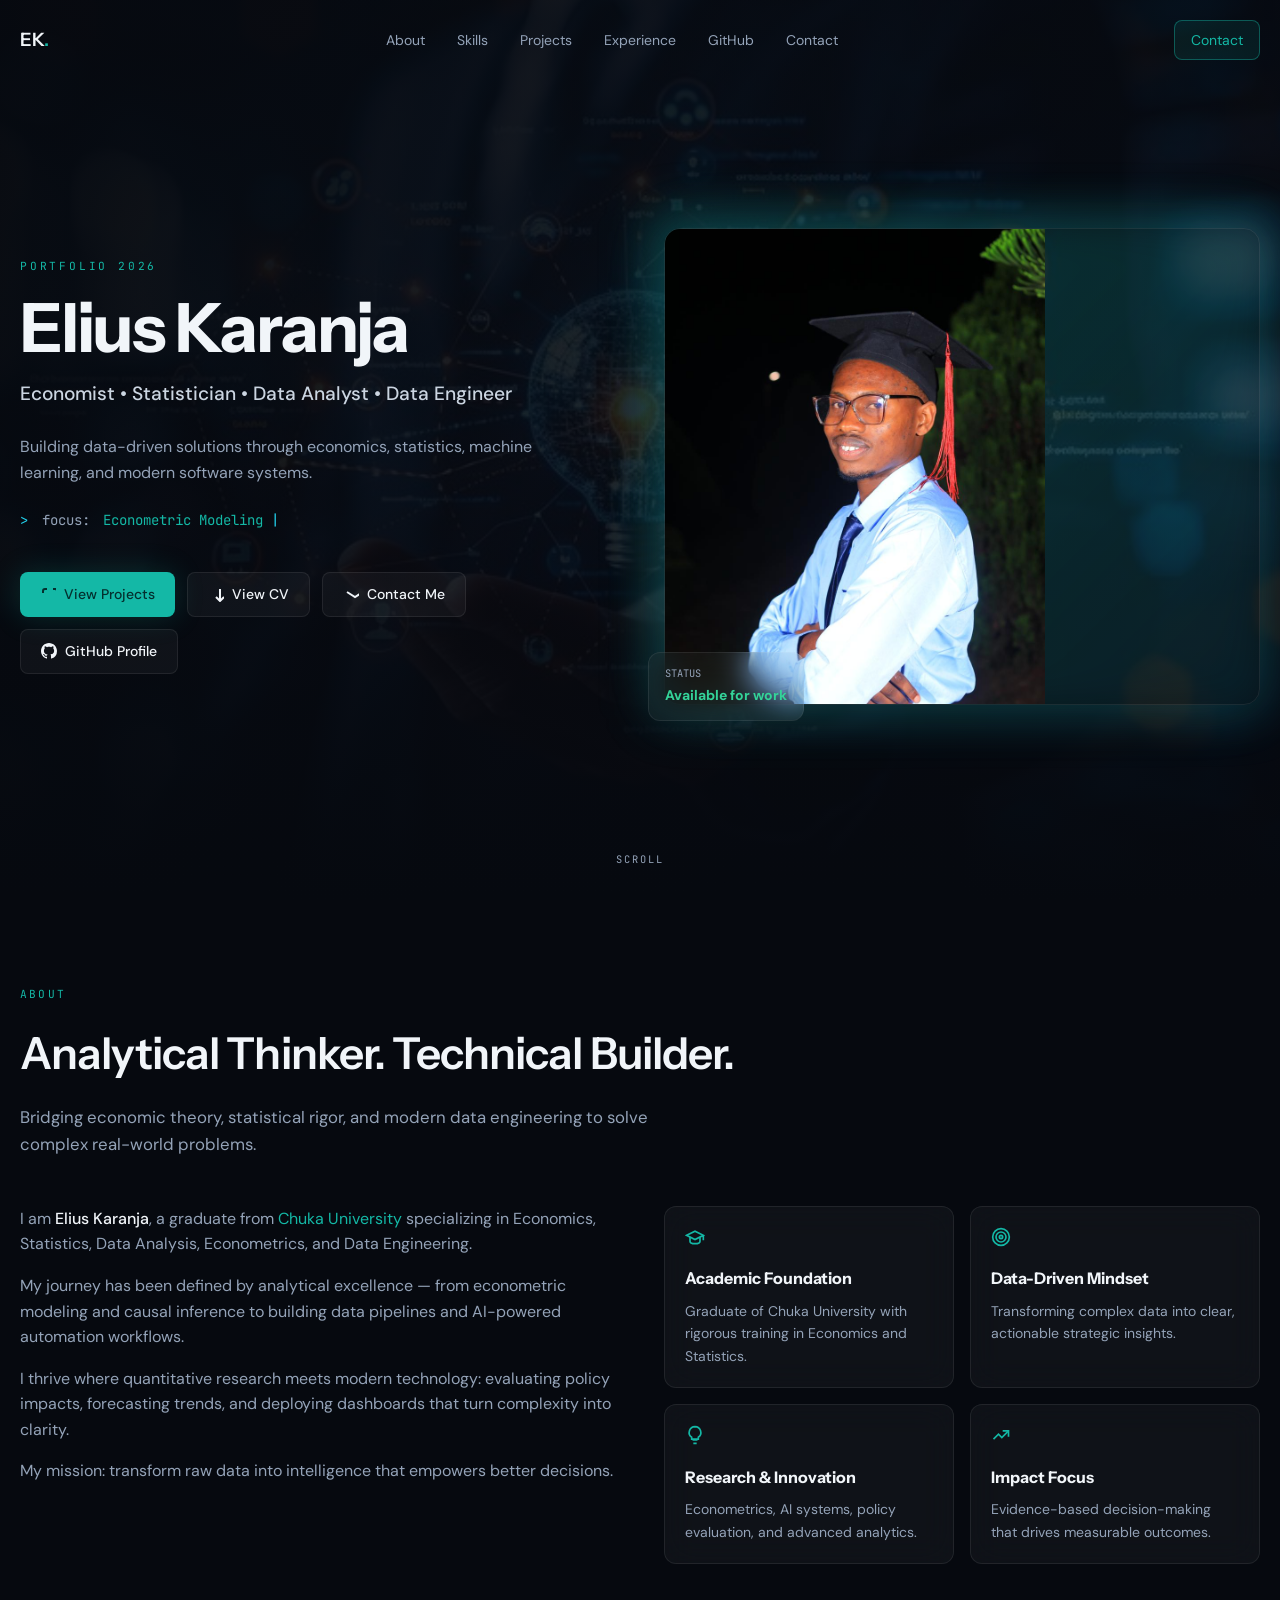
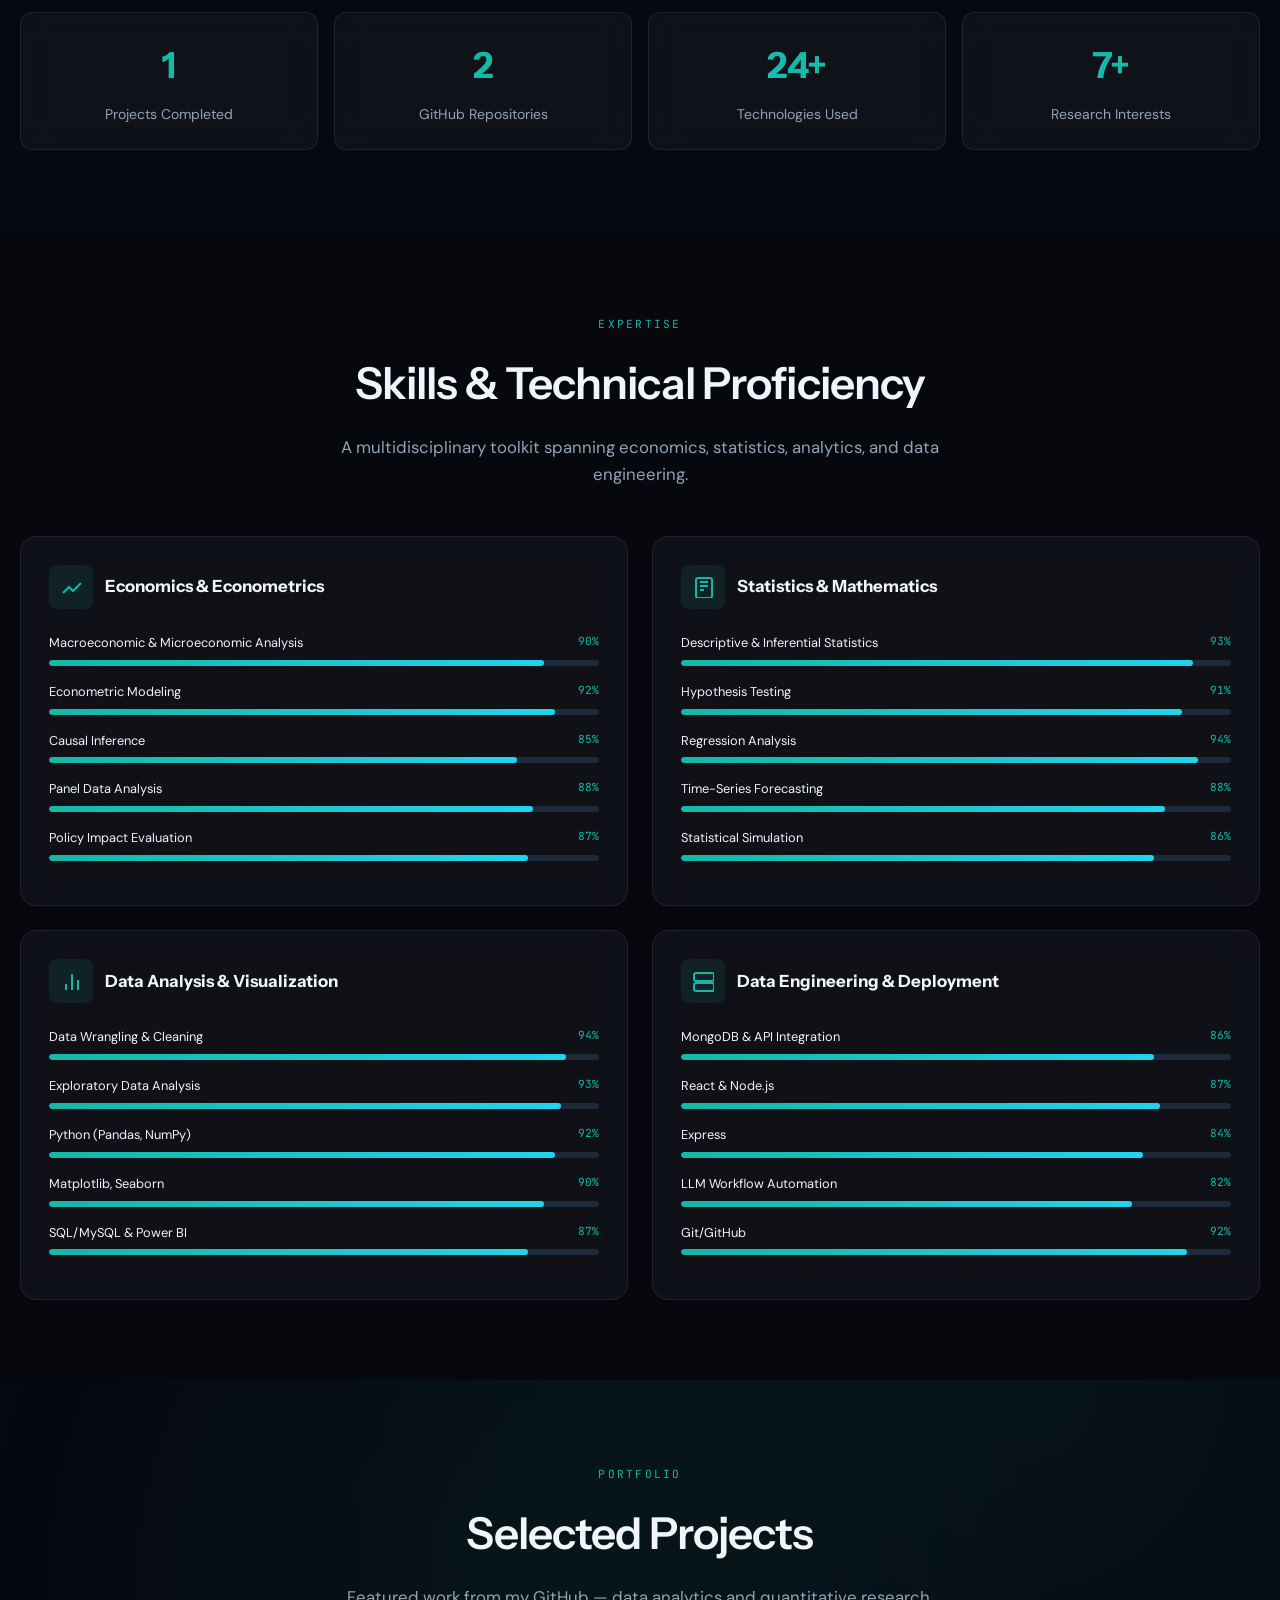
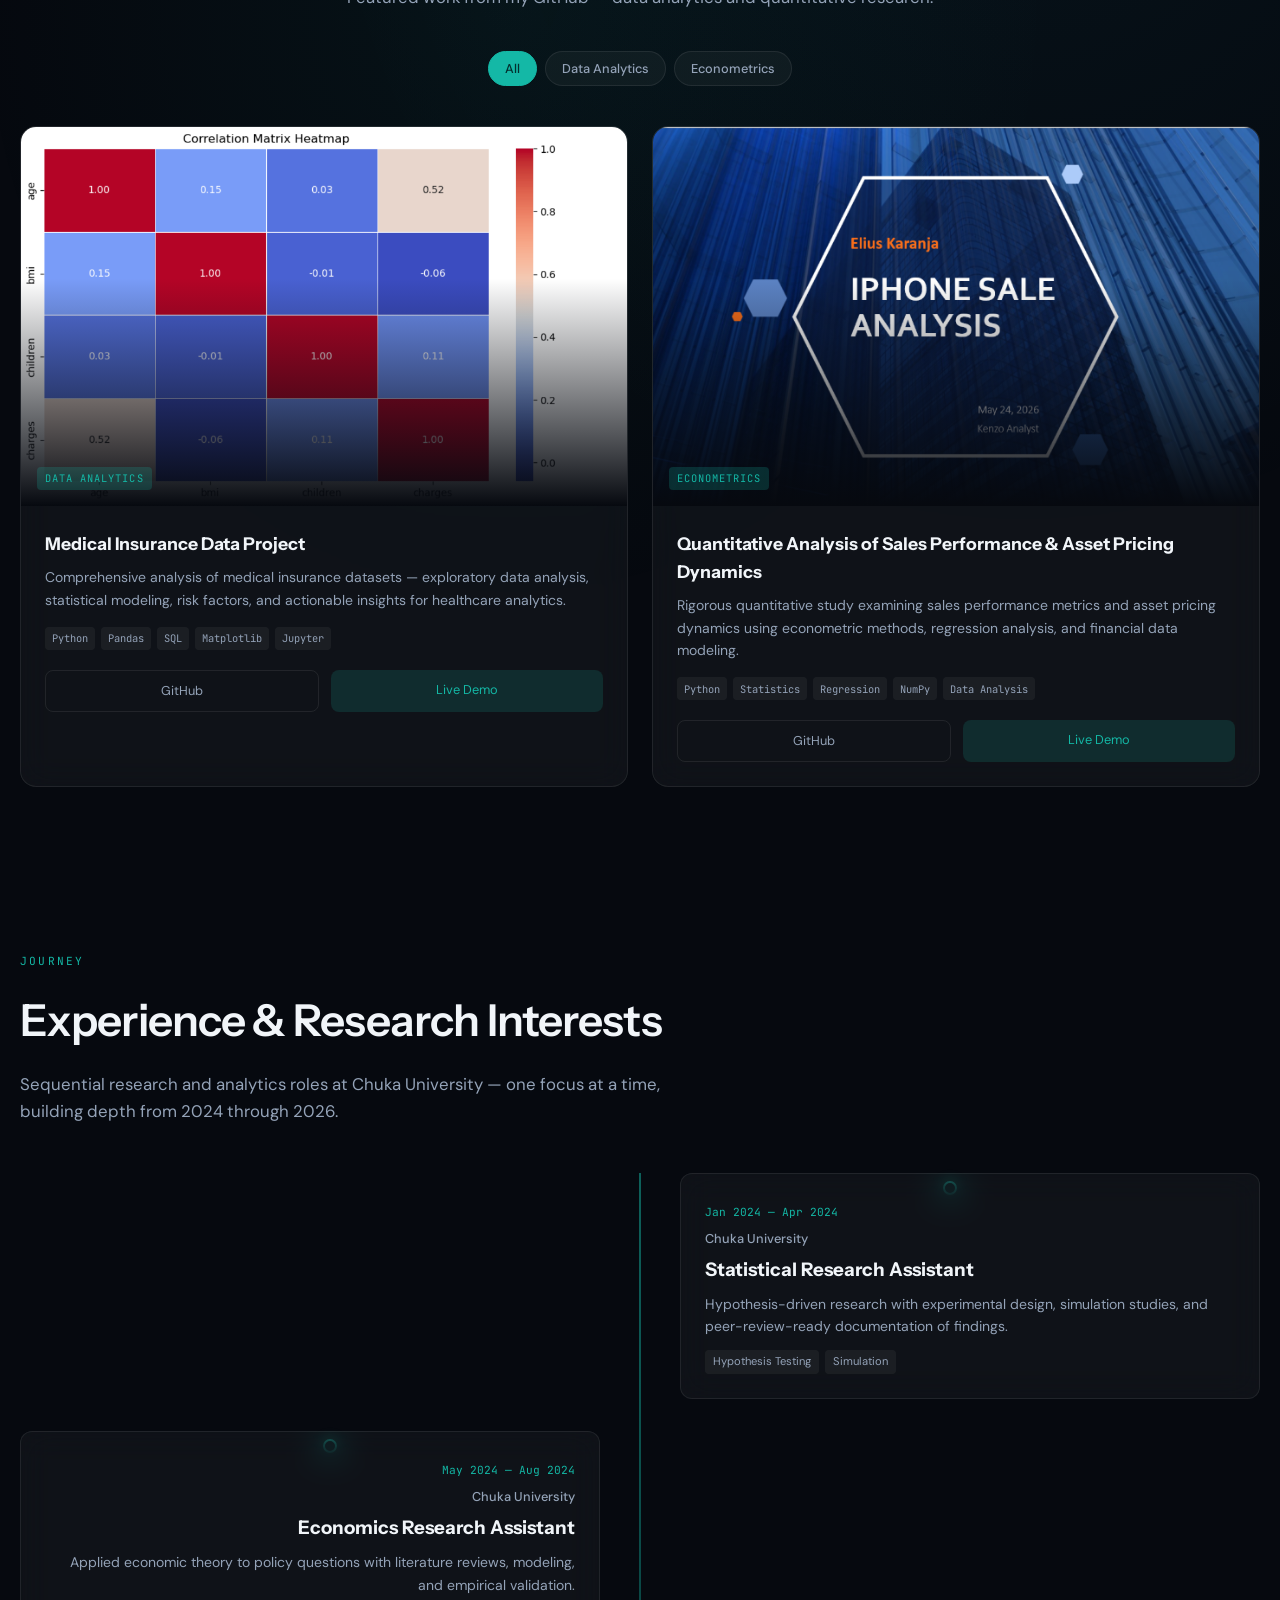
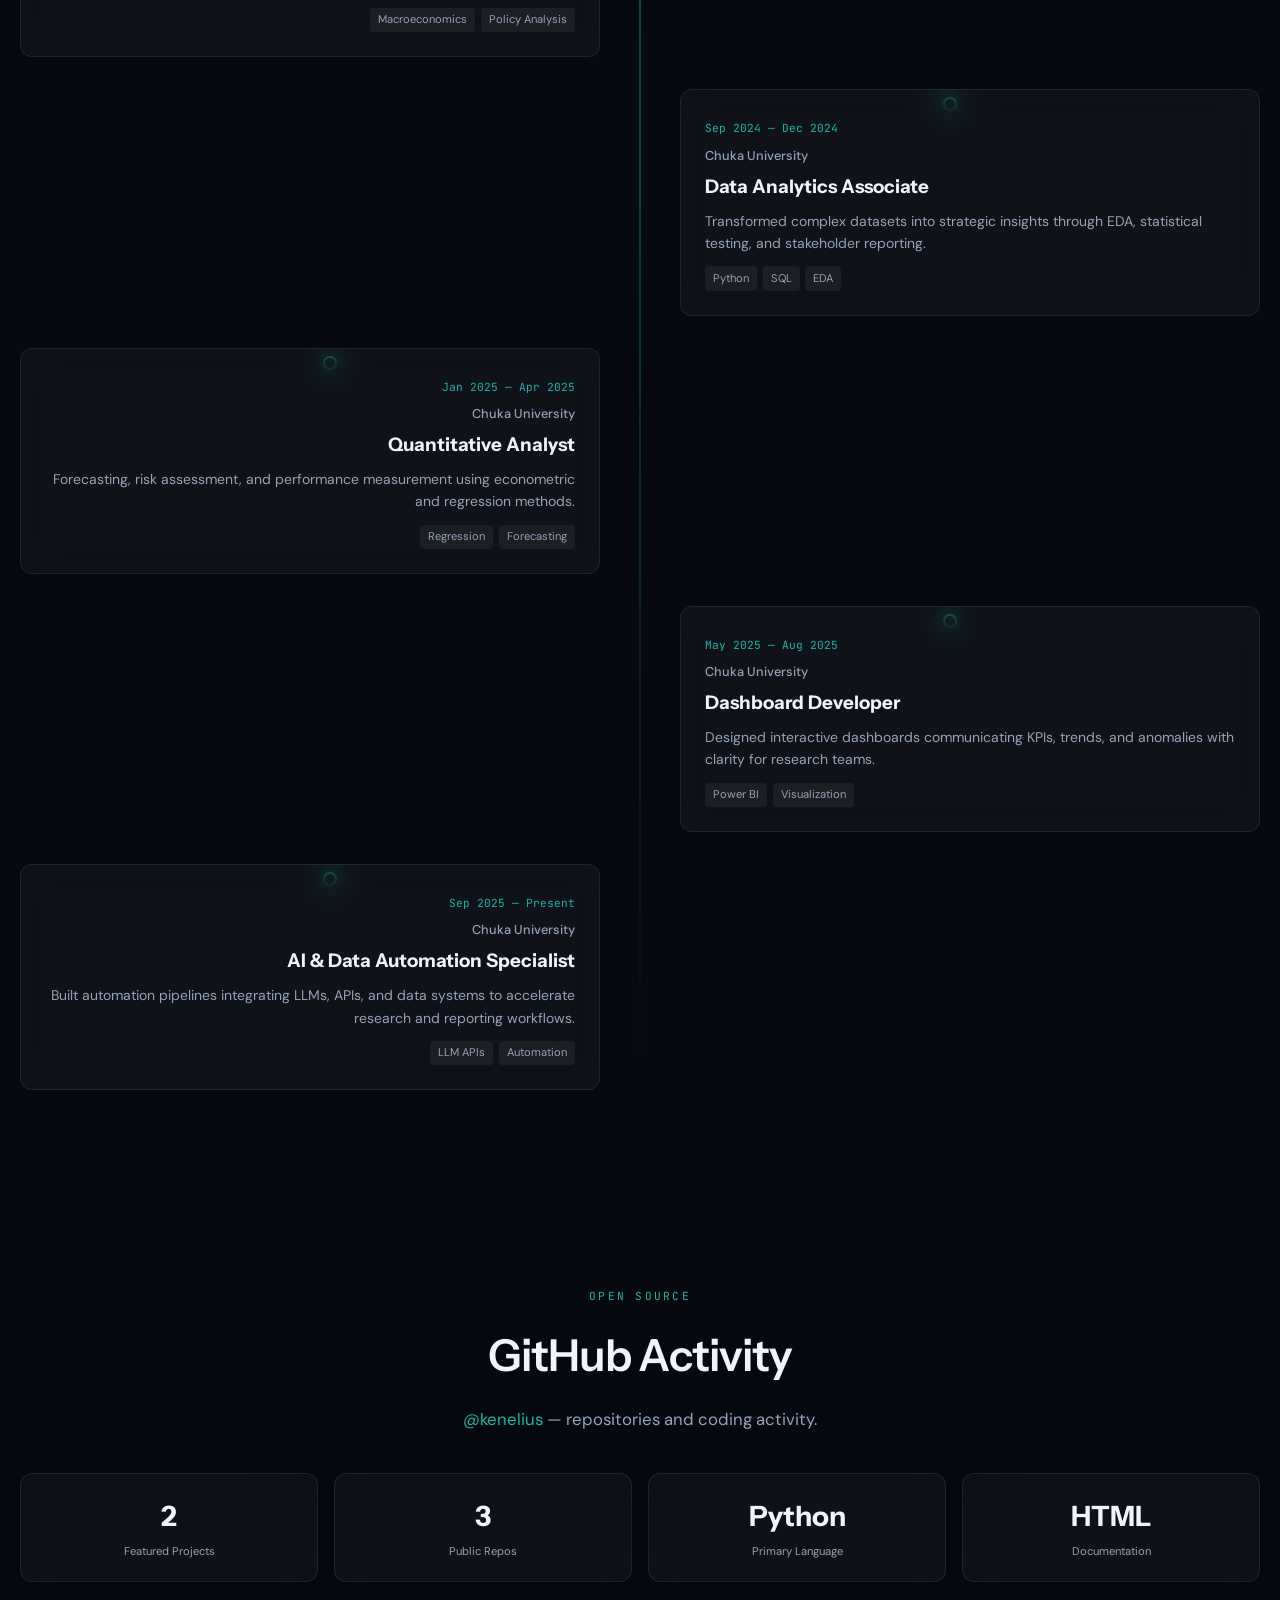
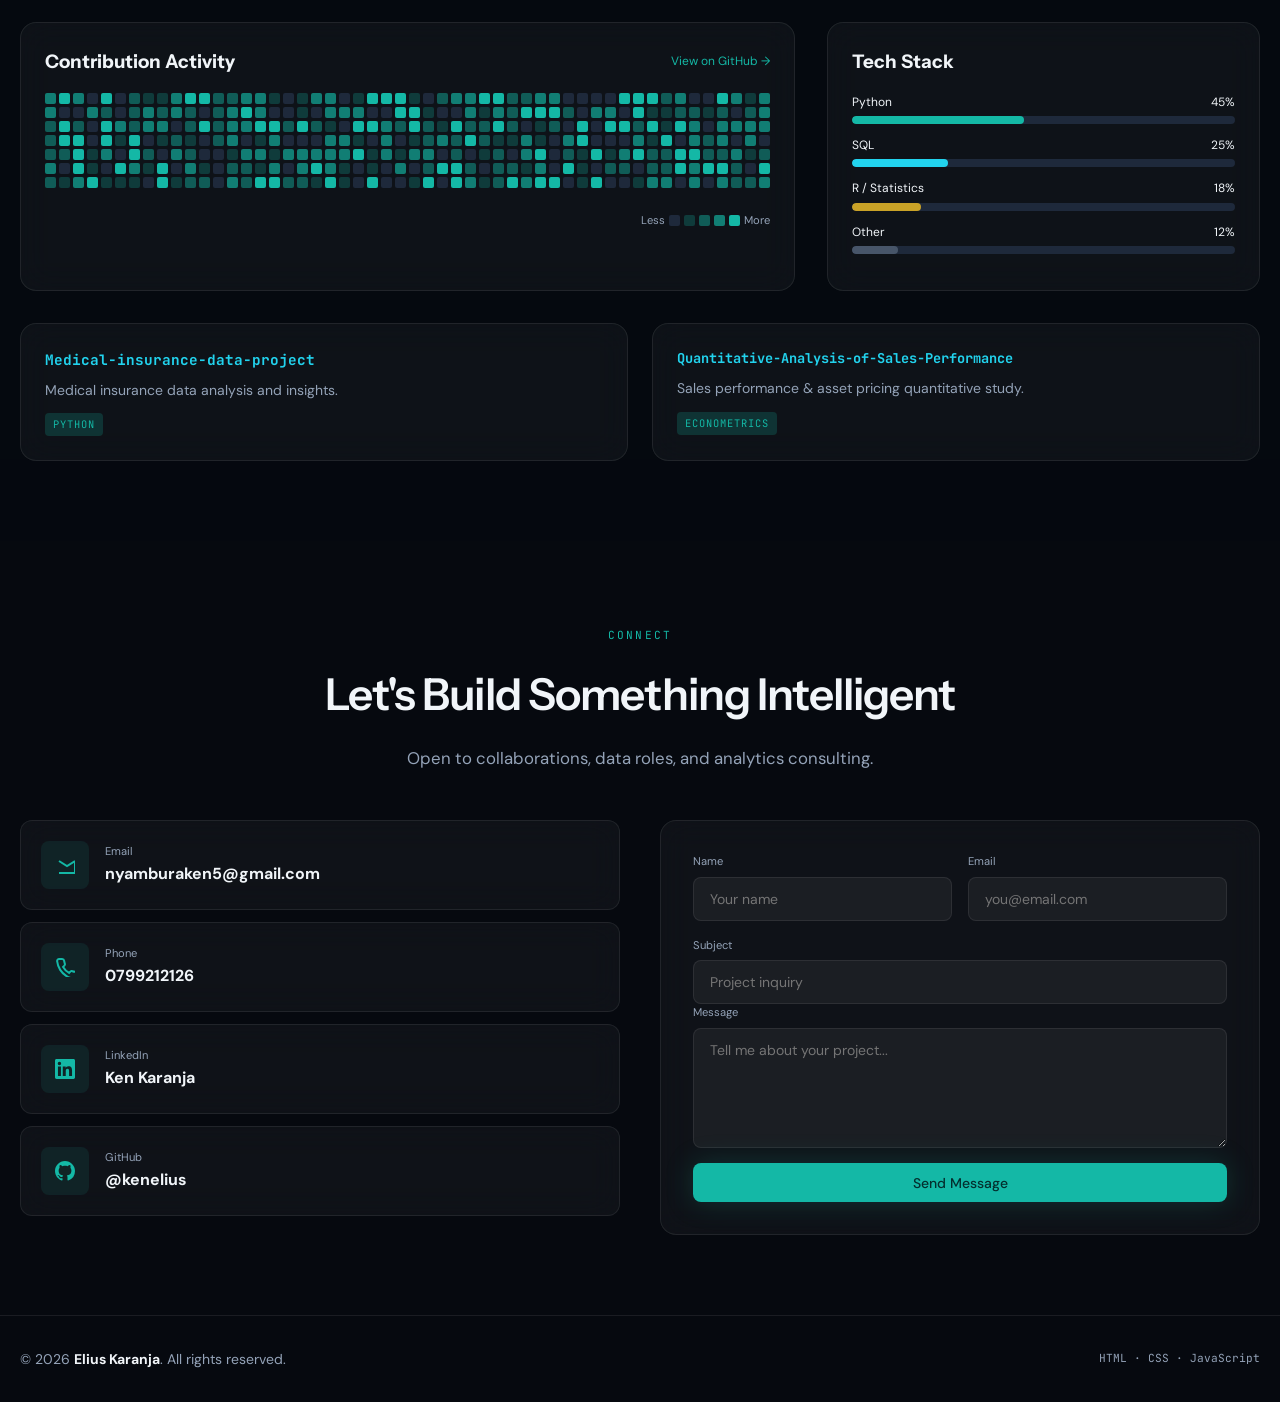
<file: index.html>
<!DOCTYPE html>
<html lang="en">
<head>
  <meta charset="UTF-8" />
  <meta name="viewport" content="width=device-width, initial-scale=1.0" />
  <meta name="description" content="Elius Karanja — Economist, Statistician, Data Analyst & Data Engineer. Graduate of Chuka University." />
  <title>Elius Karanja | Economist & Data Engineer</title>
  <link rel="icon" href="assets/favicon.svg" type="image/svg+xml" />
  <link rel="preconnect" href="https://fonts.googleapis.com" />
  <link rel="preconnect" href="https://fonts.gstatic.com" crossorigin />
  <link href="https://fonts.googleapis.com/css2?family=DM+Sans:opsz,wght@9..40,400;9..40,500;9..40,600;9..40,700&family=Instrument+Sans:wght@500;600;700&family=JetBrains+Mono:wght@400;500&display=swap" rel="stylesheet" />
  <link rel="stylesheet" href="css/styles.css" />
</head>
<body>
  <!-- Loader -->
  <div id="loader" class="loader" aria-hidden="true">
    <div class="loader-ring" aria-label="Loading"></div>
    <p style="margin-top:1.5rem;font-family:var(--font-display);">Elius Karanja</p>
    <p style="font-family:var(--font-mono);font-size:0.75rem;color:var(--text-muted);margin-top:0.5rem;">Initializing portfolio...</p>
    <div class="loader-bar"></div>
  </div>

  <canvas id="particles" aria-hidden="true"></canvas>

  <!-- Navbar -->
  <header id="navbar" class="navbar">
    <div class="container nav-inner">
      <a href="#" class="logo">EK<span>.</span></a>
      <nav class="nav-links" aria-label="Main navigation">
        <a href="#about">About</a>
        <a href="#skills">Skills</a>
        <a href="#projects">Projects</a>
        <a href="#experience">Experience</a>
        <a href="#github">GitHub</a>
        <a href="#contact">Contact</a>
      </nav>
      <a href="#contact" class="nav-cta">Contact</a>
      <button type="button" id="menuBtn" class="menu-btn" aria-label="Open menu" aria-expanded="false">
        <svg width="24" height="24" fill="none" stroke="currentColor" stroke-width="2"><path d="M4 6h16M4 12h16M4 18h16"/></svg>
      </button>
    </div>
    <nav id="mobileMenu" class="mobile-menu container" aria-label="Mobile navigation">
      <a href="#about">About</a>
      <a href="#skills">Skills</a>
      <a href="#projects">Projects</a>
      <a href="#experience">Experience</a>
      <a href="#github">GitHub</a>
      <a href="#contact">Contact Me</a>
    </nav>
  </header>

  <main>
    <!-- Hero -->
    <section id="hero" class="hero" aria-label="Introduction">
      <div class="hero-bg" aria-hidden="true">
        <div class="hero-bg-slide" style="background-image:url('assets/background1.jpeg')"></div>
        <div class="hero-bg-slide" style="background-image:url('assets/background2.jpeg')"></div>
      </div>
      <div class="hero-overlay" aria-hidden="true"></div>
      <div class="mesh-bg" aria-hidden="true"></div>

      <div class="container hero-grid">
        <div class="hero-content reveal">
          <p class="hero-label">Portfolio 2026</p>
          <h1>Elius Karanja</h1>
          <p class="hero-role">Economist • Statistician • Data Analyst • Data Engineer</p>
          <p class="hero-tagline">Building data-driven solutions through economics, statistics, machine learning, and modern software systems.</p>
          <div class="typing-line">
            <span class="prompt">&gt;</span>
            <span style="color:var(--text-muted);margin:0 0.35rem;">focus:</span>
            <span id="typingText" style="color:var(--accent);"></span>
            <span class="cursor">|</span>
          </div>
          <div class="hero-ctas">
            <a href="#projects" class="btn btn-primary">
              <svg width="16" height="16" fill="none" stroke="currentColor" stroke-width="2"><path d="M3 7V5a2 2 0 012-2h2M17 7V5a2 2 0 00-2-2h-2M3 17v2a2 2 0 002 2h2M17 17v2a2 2 0 01-2 2h-2"/></svg>
              View Projects
            </a>
            <a href="assets/Elius-Karanja-CV.html" class="btn btn-glass" data-cv-download download="Elius-Karanja-CV.html">
              <svg width="16" height="16" fill="none" stroke="currentColor" stroke-width="2"><path d="M12 3v12M8 11l4 4 4-4M4 21h16"/></svg>
              View CV
            </a>
            <a href="#contact" class="btn btn-glass">
              <svg width="16" height="16" fill="none" stroke="currentColor" stroke-width="2"><path d="M4 6l8 5 8-5M4 18h16V6"/></svg>
              Contact Me
            </a>
            <a href="https://github.com/kenelius" class="btn btn-glass" target="_blank" rel="noopener noreferrer">
              <svg width="16" height="16" fill="currentColor" viewBox="0 0 24 24"><path d="M12 0C5.37 0 0 5.37 0 12c0 5.31 3.435 9.795 8.205 11.385.6.105.825-.255.825-.57 0-.285-.015-1.23-.015-2.235-3.015.555-3.795-.735-4.035-1.41-.135-.345-.72-1.41-1.23-1.695-.42-.225-1.02-.78-.015-.795.945-.015 1.62.87 1.845 1.23 1.08 1.815 2.805 1.305 3.495.99.105-.78.42-1.305.765-1.605-2.67-.3-5.46-1.335-5.46-5.925 0-1.305.465-2.385 1.23-3.225-.12-.3-.54-1.53.12-3.18 0 0 1.005-.315 3.3 1.23.96-.27 1.98-.405 3-.405s2.04.135 3 .405c2.295-1.56 3.3-1.23 3.3-1.23.66 1.65.24 2.88.12 3.18.765.84 1.23 1.905 1.23 3.225 0 4.605-2.805 5.625-5.475 5.925.435.375.81 1.095.81 2.22 0 1.605-.015 2.895-.015 3.3 0 .315.225.69.825.57A12.02 12.02 0 0024 12c0-6.63-5.37-12-12-12z"/></svg>
              GitHub Profile
            </a>
          </div>
        </div>

        <div class="hero-portrait reveal">
          <div class="portrait-wrap">
            <div class="portrait-glow" aria-hidden="true"></div>
            <div class="portrait-frame">
              <img src="assets/profile.jpeg" alt="Professional portrait of Elius Karanja" width="380" height="480" />
            </div>
            <div class="portrait-badge glass">
              <small>Status</small>
              <strong>Available for work</strong>
            </div>
          </div>
        </div>
      </div>

      <div class="scroll-hint" aria-hidden="true">Scroll</div>
    </section>

    <!-- About -->
    <section id="about" class="section">
      <div class="container">
        <div class="reveal">
          <span class="section-label">About</span>
          <h2 class="section-title">Analytical Thinker. Technical Builder.</h2>
          <p class="section-subtitle">Bridging economic theory, statistical rigor, and modern data engineering to solve complex real-world problems.</p>
        </div>

        <div class="about-grid">
          <div class="about-text reveal">
            <p>I am <span class="highlight">Elius Karanja</span>, a graduate from <span class="accent">Chuka University</span> specializing in Economics, Statistics, Data Analysis, Econometrics, and Data Engineering.</p>
            <p>My journey has been defined by analytical excellence — from econometric modeling and causal inference to building data pipelines and AI-powered automation workflows.</p>
            <p>I thrive where quantitative research meets modern technology: evaluating policy impacts, forecasting trends, and deploying dashboards that turn complexity into clarity.</p>
            <p>My mission: transform raw data into intelligence that empowers better decisions.</p>
          </div>
          <div class="highlights reveal">
            <article class="highlight-card glass">
              <svg fill="none" stroke="currentColor" stroke-width="2" viewBox="0 0 24 24"><path d="M22 10v6M2 10l10-5 10 5-10 5z"/><path d="M6 12v5c0 2 2 3 6 3s6-1 6-3v-5"/></svg>
              <h3>Academic Foundation</h3>
              <p>Graduate of Chuka University with rigorous training in Economics and Statistics.</p>
            </article>
            <article class="highlight-card glass">
              <svg fill="none" stroke="currentColor" stroke-width="2" viewBox="0 0 24 24"><circle cx="12" cy="12" r="10"/><circle cx="12" cy="12" r="6"/><circle cx="12" cy="12" r="2"/></svg>
              <h3>Data-Driven Mindset</h3>
              <p>Transforming complex data into clear, actionable strategic insights.</p>
            </article>
            <article class="highlight-card glass">
              <svg fill="none" stroke="currentColor" stroke-width="2" viewBox="0 0 24 24"><path d="M9 18h6M10 22h4M12 2a7 7 0 00-4 12.74V17h8v-2.26A7 7 0 0012 2z"/></svg>
              <h3>Research & Innovation</h3>
              <p>Econometrics, AI systems, policy evaluation, and advanced analytics.</p>
            </article>
            <article class="highlight-card glass">
              <svg fill="none" stroke="currentColor" stroke-width="2" viewBox="0 0 24 24"><path d="M3 17l6-6 4 4 8-8"/><path d="M14 7h7v7"/></svg>
              <h3>Impact Focus</h3>
              <p>Evidence-based decision-making that drives measurable outcomes.</p>
            </article>
          </div>
        </div>

        <div class="stats-grid">
          <div class="stat-card glass reveal">
            <p class="stat-value gradient-text"><span data-count="2" data-suffix="">0</span></p>
            <p style="margin-top:0.5rem;font-size:0.875rem;color:var(--text-muted);">Projects Completed</p>
          </div>
          <div class="stat-card glass reveal">
            <p class="stat-value gradient-text"><span data-count="3" data-suffix="">0</span></p>
            <p style="margin-top:0.5rem;font-size:0.875rem;color:var(--text-muted);">GitHub Repositories</p>
          </div>
          <div class="stat-card glass reveal">
            <p class="stat-value gradient-text"><span data-count="25" data-suffix="+">0</span></p>
            <p style="margin-top:0.5rem;font-size:0.875rem;color:var(--text-muted);">Technologies Used</p>
          </div>
          <div class="stat-card glass reveal">
            <p class="stat-value gradient-text"><span data-count="8" data-suffix="+">0</span></p>
            <p style="margin-top:0.5rem;font-size:0.875rem;color:var(--text-muted);">Research Interests</p>
          </div>
        </div>
      </div>
    </section>

    <!-- Skills -->
    <section id="skills" class="section" style="background:rgba(6,9,15,0.5);">
      <div class="container">
        <div class="reveal text-center mx-auto">
          <span class="section-label">Expertise</span>
          <h2 class="section-title">Skills & Technical Proficiency</h2>
          <p class="section-subtitle mx-auto">A multidisciplinary toolkit spanning economics, statistics, analytics, and data engineering.</p>
        </div>

        <div class="skills-grid">
          <article class="skill-card glass reveal">
            <div class="skill-header">
              <div class="skill-icon"><svg width="22" height="22" fill="none" stroke="currentColor" stroke-width="2"><path d="M3 17l6-6 4 4 8-8"/></svg></div>
              <h3>Economics & Econometrics</h3>
            </div>
            <div class="skill-item"><div class="skill-row"><span>Macroeconomic & Microeconomic Analysis</span><span>90%</span></div><div class="skill-bar"><div class="skill-fill" data-width="90%"></div></div></div>
            <div class="skill-item"><div class="skill-row"><span>Econometric Modeling</span><span>92%</span></div><div class="skill-bar"><div class="skill-fill" data-width="92%"></div></div></div>
            <div class="skill-item"><div class="skill-row"><span>Causal Inference</span><span>85%</span></div><div class="skill-bar"><div class="skill-fill" data-width="85%"></div></div></div>
            <div class="skill-item"><div class="skill-row"><span>Panel Data Analysis</span><span>88%</span></div><div class="skill-bar"><div class="skill-fill" data-width="88%"></div></div></div>
            <div class="skill-item"><div class="skill-row"><span>Policy Impact Evaluation</span><span>87%</span></div><div class="skill-bar"><div class="skill-fill" data-width="87%"></div></div></div>
          </article>

          <article class="skill-card glass reveal">
            <div class="skill-header">
              <div class="skill-icon"><svg width="22" height="22" fill="none" stroke="currentColor" stroke-width="2"><rect x="4" y="2" width="16" height="20" rx="2"/><path d="M8 6h8M8 10h8M8 14h4"/></svg></div>
              <h3>Statistics & Mathematics</h3>
            </div>
            <div class="skill-item"><div class="skill-row"><span>Descriptive & Inferential Statistics</span><span>93%</span></div><div class="skill-bar"><div class="skill-fill" data-width="93%"></div></div></div>
            <div class="skill-item"><div class="skill-row"><span>Hypothesis Testing</span><span>91%</span></div><div class="skill-bar"><div class="skill-fill" data-width="91%"></div></div></div>
            <div class="skill-item"><div class="skill-row"><span>Regression Analysis</span><span>94%</span></div><div class="skill-bar"><div class="skill-fill" data-width="94%"></div></div></div>
            <div class="skill-item"><div class="skill-row"><span>Time-Series Forecasting</span><span>88%</span></div><div class="skill-bar"><div class="skill-fill" data-width="88%"></div></div></div>
            <div class="skill-item"><div class="skill-row"><span>Statistical Simulation</span><span>86%</span></div><div class="skill-bar"><div class="skill-fill" data-width="86%"></div></div></div>
          </article>

          <article class="skill-card glass reveal">
            <div class="skill-header">
              <div class="skill-icon"><svg width="22" height="22" fill="none" stroke="currentColor" stroke-width="2"><path d="M18 20V10M12 20V4M6 20v-6"/></svg></div>
              <h3>Data Analysis & Visualization</h3>
            </div>
            <div class="skill-item"><div class="skill-row"><span>Data Wrangling & Cleaning</span><span>94%</span></div><div class="skill-bar"><div class="skill-fill" data-width="94%"></div></div></div>
            <div class="skill-item"><div class="skill-row"><span>Exploratory Data Analysis</span><span>93%</span></div><div class="skill-bar"><div class="skill-fill" data-width="93%"></div></div></div>
            <div class="skill-item"><div class="skill-row"><span>Python (Pandas, NumPy)</span><span>92%</span></div><div class="skill-bar"><div class="skill-fill" data-width="92%"></div></div></div>
            <div class="skill-item"><div class="skill-row"><span>Matplotlib, Seaborn</span><span>90%</span></div><div class="skill-bar"><div class="skill-fill" data-width="90%"></div></div></div>
            <div class="skill-item"><div class="skill-row"><span>SQL/MySQL & Power BI</span><span>87%</span></div><div class="skill-bar"><div class="skill-fill" data-width="87%"></div></div></div>
          </article>

          <article class="skill-card glass reveal">
            <div class="skill-header">
              <div class="skill-icon"><svg width="22" height="22" fill="none" stroke="currentColor" stroke-width="2"><rect x="2" y="3" width="20" height="8" rx="2"/><rect x="2" y="13" width="20" height="8" rx="2"/></svg></div>
              <h3>Data Engineering & Deployment</h3>
            </div>
            <div class="skill-item"><div class="skill-row"><span>MongoDB & API Integration</span><span>86%</span></div><div class="skill-bar"><div class="skill-fill" data-width="86%"></div></div></div>
            <div class="skill-item"><div class="skill-row"><span>React & Node.js</span><span>87%</span></div><div class="skill-bar"><div class="skill-fill" data-width="87%"></div></div></div>
            <div class="skill-item"><div class="skill-row"><span>Express</span><span>84%</span></div><div class="skill-bar"><div class="skill-fill" data-width="84%"></div></div></div>
            <div class="skill-item"><div class="skill-row"><span>LLM Workflow Automation</span><span>82%</span></div><div class="skill-bar"><div class="skill-fill" data-width="82%"></div></div></div>
            <div class="skill-item"><div class="skill-row"><span>Git/GitHub</span><span>92%</span></div><div class="skill-bar"><div class="skill-fill" data-width="92%"></div></div></div>
          </article>
        </div>
      </div>
    </section>

    <!-- Projects (2 only) -->
    <section id="projects" class="section">
      <div class="mesh-bg" aria-hidden="true"></div>
      <div class="container" style="position:relative;">
        <div class="reveal text-center mx-auto">
          <span class="section-label">Portfolio</span>
          <h2 class="section-title">Selected Projects</h2>
          <p class="section-subtitle mx-auto">Featured work from my GitHub — data analytics and quantitative research.</p>
        </div>

        <div class="filter-bar reveal">
          <button type="button" class="filter-btn active" data-filter="all">All</button>
          <button type="button" class="filter-btn" data-filter="data-analytics">Data Analytics</button>
          <button type="button" class="filter-btn" data-filter="econometrics">Econometrics</button>
        </div>

        <div class="projects-grid">
          <article class="project-card glass reveal" data-category="data-analytics">
            <div class="project-img">
              <img src="assets/project2.png" alt="Medical Insurance Data Project" loading="lazy" />
              <div class="project-img-overlay"></div>
              <span class="project-category">Data Analytics</span>
            </div>
            <div class="project-body">
              <h3>Medical Insurance Data Project</h3>
              <p>Comprehensive analysis of medical insurance datasets — exploratory data analysis, statistical modeling, risk factors, and actionable insights for healthcare analytics.</p>
              <div class="tech-tags">
                <span>Python</span><span>Pandas</span><span>SQL</span><span>Matplotlib</span><span>Jupyter</span>
              </div>
              <div class="project-actions">
                <a href="https://github.com/kenelius/Medical-insurance-data-project" class="gh" target="_blank" rel="noopener noreferrer">GitHub</a>
                <a href="https://kenelius.github.io/Medical-insurance-data-project/" class="demo" target="_blank" rel="noopener noreferrer">Live Demo</a>
              </div>
            </div>
          </article>

          <article class="project-card glass reveal" data-category="econometrics">
            <div class="project-img">
              <img src="assets/project1.png" alt="Quantitative Analysis of Sales Performance" loading="lazy" />
              <div class="project-img-overlay"></div>
              <span class="project-category">Econometrics</span>
            </div>
            <div class="project-body">
              <h3>Quantitative Analysis of Sales Performance & Asset Pricing Dynamics</h3>
              <p>Rigorous quantitative study examining sales performance metrics and asset pricing dynamics using econometric methods, regression analysis, and financial data modeling.</p>
              <div class="tech-tags">
                <span>Python</span><span>Statistics</span><span>Regression</span><span>NumPy</span><span>Data Analysis</span>
              </div>
              <div class="project-actions">
                <a href="https://github.com/kenelius/Quantitative-Analysis-of-Sales-Performance-and-Asset-Pricing-Dynamics" class="gh" target="_blank" rel="noopener noreferrer">GitHub</a>
                <a href="https://kenelius.github.io/Quantitative-Analysis-of-Sales-Performance-and-Asset-Pricing-Dynamics/" class="demo" target="_blank" rel="noopener noreferrer">Live Demo</a>
              </div>
            </div>
          </article>
        </div>
      </div>
    </section>

    <!-- Experience -->
    <section id="experience" class="section">
      <div class="container">
        <div class="reveal">
          <span class="section-label">Journey</span>
          <h2 class="section-title">Experience & Research Interests</h2>
          <p class="section-subtitle">Sequential research and analytics roles at Chuka University — one focus at a time, building depth from 2024 through 2026.</p>
        </div>

        <div class="timeline">
          <div class="timeline-item reveal">
            <div class="timeline-dot"></div>
            <article class="timeline-card glass">
              <span class="timeline-period">Jan 2024 — Apr 2024</span>
              <span class="timeline-org">Chuka University</span>
              <h3>Statistical Research Assistant</h3>
              <p>Hypothesis-driven research with experimental design, simulation studies, and peer-review-ready documentation of findings.</p>
              <div class="timeline-tags"><span>Hypothesis Testing</span><span>Simulation</span></div>
            </article>
          </div>
          <div class="timeline-item reveal">
            <div class="timeline-dot"></div>
            <article class="timeline-card glass">
              <span class="timeline-period">May 2024 — Aug 2024</span>
              <span class="timeline-org">Chuka University</span>
              <h3>Economics Research Assistant</h3>
              <p>Applied economic theory to policy questions with literature reviews, modeling, and empirical validation.</p>
              <div class="timeline-tags"><span>Macroeconomics</span><span>Policy Analysis</span></div>
            </article>
          </div>
          <div class="timeline-item reveal">
            <div class="timeline-dot"></div>
            <article class="timeline-card glass">
              <span class="timeline-period">Sep 2024 — Dec 2024</span>
              <span class="timeline-org">Chuka University</span>
              <h3>Data Analytics Associate</h3>
              <p>Transformed complex datasets into strategic insights through EDA, statistical testing, and stakeholder reporting.</p>
              <div class="timeline-tags"><span>Python</span><span>SQL</span><span>EDA</span></div>
            </article>
          </div>
          <div class="timeline-item reveal">
            <div class="timeline-dot"></div>
            <article class="timeline-card glass">
              <span class="timeline-period">Jan 2025 — Apr 2025</span>
              <span class="timeline-org">Chuka University</span>
              <h3>Quantitative Analyst</h3>
              <p>Forecasting, risk assessment, and performance measurement using econometric and regression methods.</p>
              <div class="timeline-tags"><span>Regression</span><span>Forecasting</span></div>
            </article>
          </div>
          <div class="timeline-item reveal">
            <div class="timeline-dot"></div>
            <article class="timeline-card glass">
              <span class="timeline-period">May 2025 — Aug 2025</span>
              <span class="timeline-org">Chuka University</span>
              <h3>Dashboard Developer</h3>
              <p>Designed interactive dashboards communicating KPIs, trends, and anomalies with clarity for research teams.</p>
              <div class="timeline-tags"><span>Power BI</span><span>Visualization</span></div>
            </article>
          </div>
          <div class="timeline-item reveal">
            <div class="timeline-dot"></div>
            <article class="timeline-card glass">
              <span class="timeline-period">Sep 2025 — Present</span>
              <span class="timeline-org">Chuka University</span>
              <h3>AI &amp; Data Automation Specialist</h3>
              <p>Built automation pipelines integrating LLMs, APIs, and data systems to accelerate research and reporting workflows.</p>
              <div class="timeline-tags"><span>LLM APIs</span><span>Automation</span></div>
            </article>
          </div>
        </div>
      </div>
    </section>

    <!-- GitHub -->
    <section id="github" class="section" style="background:rgba(6,9,15,0.8);">
      <div class="container">
        <div class="reveal text-center mx-auto">
          <span class="section-label">Open Source</span>
          <h2 class="section-title">GitHub Activity</h2>
          <p class="section-subtitle mx-auto">
            <a href="https://github.com/kenelius" target="_blank" rel="noopener noreferrer" style="color:var(--accent);">@kenelius</a> — repositories and coding activity.
          </p>
        </div>

        <div class="github-metrics reveal">
          <div class="metric-card glass"><p class="value">2</p><p class="label">Featured Projects</p></div>
          <div class="metric-card glass"><p class="value">3</p><p class="label">Public Repos</p></div>
          <div class="metric-card glass"><p class="value">Python</p><p class="label">Primary Language</p></div>
          <div class="metric-card glass"><p class="value">HTML</p><p class="label">Documentation</p></div>
        </div>

        <div class="github-panels">
          <div class="glass reveal" style="padding:1.5rem;border-radius:1rem;">
            <div style="display:flex;justify-content:space-between;align-items:center;margin-bottom:1rem;">
              <h3 style="font-family:var(--font-display);">Contribution Activity</h3>
              <a href="https://github.com/kenelius" target="_blank" rel="noopener noreferrer" style="font-size:0.75rem;color:var(--accent);">View on GitHub →</a>
            </div>
            <div id="contribGrid" class="contrib-grid"></div>
            <div class="contrib-legend">
              <span>Less</span>
              <div class="contrib-cell l0"></div>
              <div class="contrib-cell l1"></div>
              <div class="contrib-cell l2"></div>
              <div class="contrib-cell l3"></div>
              <div class="contrib-cell l4"></div>
              <span>More</span>
            </div>
          </div>

          <div class="glass reveal" style="padding:1.5rem;border-radius:1rem;">
            <h3 style="font-family:var(--font-display);margin-bottom:1rem;">Tech Stack</h3>
            <div class="lang-bar">
              <div class="lang-row"><span>Python</span><span>45%</span></div>
              <div class="lang-track"><div class="lang-fill" data-width="45%" style="background:var(--accent);"></div></div>
            </div>
            <div class="lang-bar">
              <div class="lang-row"><span>SQL</span><span>25%</span></div>
              <div class="lang-track"><div class="lang-fill" data-width="25%" style="background:var(--accent-light);"></div></div>
            </div>
            <div class="lang-bar">
              <div class="lang-row"><span>R / Statistics</span><span>18%</span></div>
              <div class="lang-track"><div class="lang-fill" data-width="18%" style="background:var(--accent-gold);"></div></div>
            </div>
            <div class="lang-bar">
              <div class="lang-row"><span>Other</span><span>12%</span></div>
              <div class="lang-track"><div class="lang-fill" data-width="12%" style="background:#475569;"></div></div>
            </div>
          </div>
        </div>

        <div class="projects-grid" style="margin-top:2rem;">
          <a href="https://kenelius.github.io/Medical-insurance-data-project/" class="project-card glass reveal" target="_blank" rel="noopener noreferrer" style="display:block;">
            <div class="project-body">
              <h3 style="font-family:var(--font-mono);font-size:0.9rem;color:var(--accent-light);">Medical-insurance-data-project</h3>
              <p style="margin-top:0.5rem;font-size:0.875rem;color:var(--text-muted);">Medical insurance data analysis and insights.</p>
              <span class="project-category" style="position:static;display:inline-block;margin-top:0.75rem;">Python</span>
            </div>
          </a>
          <a href="https://kenelius.github.io/Quantitative-Analysis-of-Sales-Performance-and-Asset-Pricing-Dynamics/" class="project-card glass reveal" target="_blank" rel="noopener noreferrer" style="display:block;">
            <div class="project-body">
              <h3 style="font-family:var(--font-mono);font-size:0.85rem;color:var(--accent-light);">Quantitative-Analysis-of-Sales-Performance</h3>
              <p style="margin-top:0.5rem;font-size:0.875rem;color:var(--text-muted);">Sales performance & asset pricing quantitative study.</p>
              <span class="project-category" style="position:static;display:inline-block;margin-top:0.75rem;">Econometrics</span>
            </div>
          </a>
        </div>
      </div>
    </section>

    <!-- Contact -->
    <section id="contact" class="section">
      <div class="container">
        <div class="reveal text-center mx-auto">
          <span class="section-label">Connect</span>
          <h2 class="section-title">Let's Build Something Intelligent</h2>
          <p class="section-subtitle mx-auto">Open to collaborations, data roles, and analytics consulting.</p>
        </div>

        <div class="contact-grid">
          <div class="reveal">
            <a href="mailto:nyamburaken5@gmail.com" class="contact-link glass">
              <div class="contact-icon"><svg width="20" height="20" fill="none" stroke="currentColor" stroke-width="2"><path d="M4 6l8 5 8-5M4 18h16V6"/></svg></div>
              <div><small>Email</small><strong>nyamburaken5@gmail.com</strong></div>
            </a>
            <a href="tel:+254799212126" class="contact-link glass">
              <div class="contact-icon"><svg width="20" height="20" fill="none" stroke="currentColor" stroke-width="2"><path d="M22 16.92v3a2 2 0 01-2.18 2 19.79 19.79 0 01-8.63-3.07 19.5 19.5 0 01-6-6 19.79 19.79 0 01-3.07-8.67A2 2 0 014.11 2h3a2 2 0 012 1.72c.127.96.361 1.903.7 2.81a2 2 0 01-.45 2.11L8.09 9.91a16 16 0 006 6l1.27-1.27a2 2 0 012.11-.45c.907.339 1.85.573 2.81.7A2 2 0 0122 16.92z"/></svg></div>
              <div><small>Phone</small><strong>0799212126</strong></div>
            </a>
            <a href="https://www.linkedin.com/in/ken-karanja-6577743a3/" class="contact-link glass" target="_blank" rel="noopener noreferrer">
              <div class="contact-icon"><svg width="20" height="20" fill="currentColor" viewBox="0 0 24 24"><path d="M20.447 20.452h-3.554v-5.569c0-1.328-.027-3.037-1.852-3.037-1.853 0-2.136 1.445-2.136 2.939v5.667H9.351V9h3.414v1.561h.046c.477-.9 1.637-1.85 3.37-1.85 3.601 0 4.267 2.37 4.267 5.455v6.286zM5.337 7.433a2.062 2.062 0 01-2.063-2.065 2.064 2.064 0 114.127 0 2.063 2.063 0 01-2.064 2.065zm1.782 13.019H3.555V9h3.564v11.452zM22.225 0H1.771C.792 0 0 .774 0 1.729v20.542C0 23.227.792 24 1.771 24h20.451C23.2 24 24 23.227 24 22.271V1.729C24 .774 23.2 0 22.222 0h.003z"/></svg></div>
              <div><small>LinkedIn</small><strong>Ken Karanja</strong></div>
            </a>
            <a href="https://github.com/kenelius" class="contact-link glass" target="_blank" rel="noopener noreferrer">
              <div class="contact-icon"><svg width="20" height="20" fill="currentColor" viewBox="0 0 24 24"><path d="M12 0C5.37 0 0 5.37 0 12c0 5.31 3.435 9.795 8.205 11.385.6.105.825-.255.825-.57 0-.285-.015-1.23-.015-2.235-3.015.555-3.795-.735-4.035-1.41-.135-.345-.72-1.41-1.23-1.695-.42-.225-1.02-.78-.015-.795.945-.015 1.62.87 1.845 1.23 1.08 1.815 2.805 1.305 3.495.99.105-.78.42-1.305.765-1.605-2.67-.3-5.46-1.335-5.46-5.925 0-1.305.465-2.385 1.23-3.225-.12-.3-.54-1.53.12-3.18 0 0 1.005-.315 3.3 1.23.96-.27 1.98-.405 3-.405s2.04.135 3 .405c2.295-1.56 3.3-1.23 3.3-1.23.66 1.65.24 2.88.12 3.18.765.84 1.23 1.905 1.23 3.225 0 4.605-2.805 5.625-5.475 5.925.435.375.81 1.095.81 2.22 0 1.605-.015 2.895-.015 3.3 0 .315.225.69.825.57A12.02 12.02 0 0024 12c0-6.63-5.37-12-12-12z"/></svg></div>
              <div><small>GitHub</small><strong>@kenelius</strong></div>
            </a>
          </div>

          <form id="contactForm" class="contact-form glass reveal">
            <div class="form-row two">
              <div class="form-group">
                <label for="name">Name</label>
                <input type="text" id="name" name="name" required placeholder="Your name" />
              </div>
              <div class="form-group">
                <label for="email">Email</label>
                <input type="email" id="email" name="email" required placeholder="you@email.com" />
              </div>
            </div>
            <div class="form-group">
              <label for="subject">Subject</label>
              <input type="text" id="subject" name="subject" required placeholder="Project inquiry" />
            </div>
            <div class="form-group">
              <label for="message">Message</label>
              <textarea id="message" name="message" required placeholder="Tell me about your project..."></textarea>
            </div>
            <button type="submit" class="btn btn-primary" style="margin-top:0.5rem;width:100%;justify-content:center;">
              Send Message
            </button>
            <p id="formSuccess" class="form-success">Opening your email client to send the message...</p>
          </form>
        </div>
      </div>
    </section>
  </main>

  <footer class="footer">
    <div class="container footer-inner">
      <p>© <span id="year"></span> <strong style="color:var(--text);">Elius Karanja</strong>. All rights reserved.</p>
      <p class="mono">HTML · CSS · JavaScript</p>
    </div>
  </footer>

  <script>
    document.getElementById('year').textContent = new Date().getFullYear();
  </script>
  <script src="js/main.js"></script>
</body>
</html>
</file>
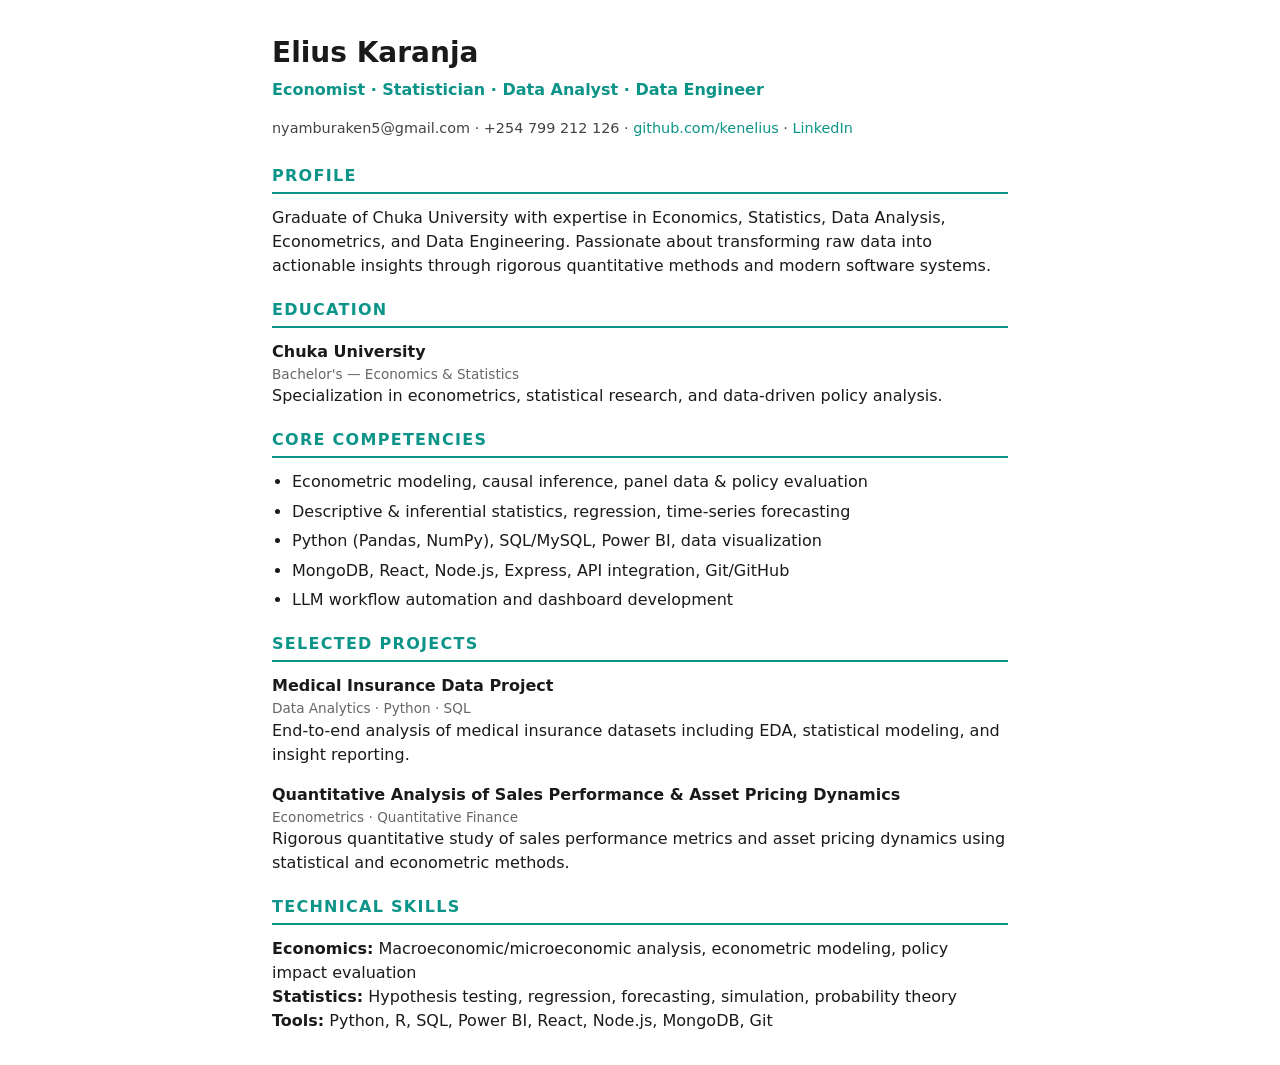
<file: assets/Elius-Karanja-CV.html>
<!DOCTYPE html>
<html lang="en">
<head>
  <meta charset="UTF-8" />
  <meta name="viewport" content="width=device-width, initial-scale=1.0" />
  <title>Elius Karanja — Curriculum Vitae</title>
  <style>
    * { box-sizing: border-box; margin: 0; padding: 0; }
    body {
      font-family: 'Segoe UI', system-ui, sans-serif;
      color: #1a1a1a;
      line-height: 1.5;
      max-width: 800px;
      margin: 0 auto;
      padding: 2rem;
    }
    h1 { font-size: 1.75rem; margin-bottom: 0.25rem; }
    .subtitle { color: #0d9488; font-weight: 600; margin-bottom: 1rem; }
    .contact { font-size: 0.9rem; color: #444; margin-bottom: 1.5rem; }
    .contact a { color: #0d9488; text-decoration: none; }
    h2 {
      font-size: 1rem;
      text-transform: uppercase;
      letter-spacing: 0.08em;
      color: #0d9488;
      border-bottom: 2px solid #0d9488;
      padding-bottom: 0.25rem;
      margin: 1.25rem 0 0.75rem;
    }
    ul { padding-left: 1.25rem; margin-bottom: 0.75rem; }
    li { margin-bottom: 0.35rem; }
    .entry { margin-bottom: 1rem; }
    .entry h3 { font-size: 1rem; }
    .entry .meta { font-size: 0.85rem; color: #666; }
    @media print {
      body { padding: 1rem; }
      a { color: #000; }
    }
  </style>
</head>
<body>
  <h1>Elius Karanja</h1>
  <p class="subtitle">Economist · Statistician · Data Analyst · Data Engineer</p>
  <p class="contact">
    nyamburaken5@gmail.com · +254 799 212 126 ·
    <a href="https://github.com/kenelius">github.com/kenelius</a> ·
    <a href="https://www.linkedin.com/in/ken-karanja-6577743a3/">LinkedIn</a>
  </p>

  <h2>Profile</h2>
  <p>
    Graduate of Chuka University with expertise in Economics, Statistics, Data Analysis,
    Econometrics, and Data Engineering. Passionate about transforming raw data into actionable
    insights through rigorous quantitative methods and modern software systems.
  </p>

  <h2>Education</h2>
  <div class="entry">
    <h3>Chuka University</h3>
    <p class="meta">Bachelor's — Economics &amp; Statistics</p>
    <p>Specialization in econometrics, statistical research, and data-driven policy analysis.</p>
  </div>

  <h2>Core Competencies</h2>
  <ul>
    <li>Econometric modeling, causal inference, panel data &amp; policy evaluation</li>
    <li>Descriptive &amp; inferential statistics, regression, time-series forecasting</li>
    <li>Python (Pandas, NumPy), SQL/MySQL, Power BI, data visualization</li>
    <li>MongoDB, React, Node.js, Express, API integration, Git/GitHub</li>
    <li>LLM workflow automation and dashboard development</li>
  </ul>

  <h2>Selected Projects</h2>
  <div class="entry">
    <h3>Medical Insurance Data Project</h3>
    <p class="meta">Data Analytics · Python · SQL</p>
    <p>End-to-end analysis of medical insurance datasets including EDA, statistical modeling, and insight reporting.</p>
  </div>
  <div class="entry">
    <h3>Quantitative Analysis of Sales Performance &amp; Asset Pricing Dynamics</h3>
    <p class="meta">Econometrics · Quantitative Finance</p>
    <p>Rigorous quantitative study of sales performance metrics and asset pricing dynamics using statistical and econometric methods.</p>
  </div>

  <h2>Technical Skills</h2>
  <p>
    <strong>Economics:</strong> Macroeconomic/microeconomic analysis, econometric modeling, policy impact evaluation<br />
    <strong>Statistics:</strong> Hypothesis testing, regression, forecasting, simulation, probability theory<br />
    <strong>Tools:</strong> Python, R, SQL, Power BI, React, Node.js, MongoDB, Git
  </p>
</body>
</html>
</file>
<file: css/styles.css>
/* ===== Variables ===== */
:root {
  --bg: #06090f;
  --bg-elevated: #0c1118;
  --text: #f1f5f9;
  --text-muted: #94a3b8;
  --accent: #14b8a6;
  --accent-light: #22d3ee;
  --accent-gold: #c9a227;
  --glass: rgba(255, 255, 255, 0.04);
  --border: rgba(255, 255, 255, 0.08);
  --font-sans: 'DM Sans', system-ui, sans-serif;
  --font-display: 'Instrument Sans', system-ui, sans-serif;
  --font-mono: 'JetBrains Mono', monospace;
  --ease: cubic-bezier(0.22, 1, 0.36, 1);
  --max-w: 80rem;
}

*, *::before, *::after { box-sizing: border-box; margin: 0; padding: 0; }

html { scroll-behavior: smooth; }

body {
  font-family: var(--font-sans);
  background: var(--bg);
  color: var(--text);
  line-height: 1.6;
  overflow-x: hidden;
  -webkit-font-smoothing: antialiased;
}

::selection { background: rgba(20, 184, 166, 0.35); }

img { max-width: 100%; display: block; }

a { color: inherit; text-decoration: none; }

ul { list-style: none; }

/* ===== Utilities ===== */
.container {
  width: 100%;
  max-width: var(--max-w);
  margin: 0 auto;
  padding: 0 1.25rem;
}

.section {
  padding: 5rem 0;
  position: relative;
}

.section-label {
  font-family: var(--font-mono);
  font-size: 0.7rem;
  text-transform: uppercase;
  letter-spacing: 0.2em;
  color: var(--accent);
}

.section-title {
  font-family: var(--font-display);
  font-size: clamp(1.75rem, 4vw, 2.75rem);
  font-weight: 600;
  letter-spacing: -0.02em;
  margin-top: 0.75rem;
}

.section-subtitle {
  margin-top: 1rem;
  max-width: 40rem;
  color: var(--text-muted);
  font-size: 1.05rem;
}

.gradient-text {
  background: linear-gradient(90deg, var(--accent-light), var(--accent), #34d399);
  -webkit-background-clip: text;
  background-clip: text;
  color: transparent;
}

.glass {
  background: var(--glass);
  border: 1px solid var(--border);
  backdrop-filter: blur(16px);
  -webkit-backdrop-filter: blur(16px);
}

.text-center { text-align: center; }
.mx-auto { margin-left: auto; margin-right: auto; }

/* ===== Loader ===== */
.loader {
  position: fixed;
  inset: 0;
  z-index: 9999;
  display: flex;
  flex-direction: column;
  align-items: center;
  justify-content: center;
  background: var(--bg);
  transition: opacity 0.6s var(--ease), visibility 0.6s;
}

.loader.hidden {
  opacity: 0;
  visibility: hidden;
  pointer-events: none;
}

.loader-ring {
  width: 4rem;
  height: 4rem;
  border: 2px solid rgba(20, 184, 166, 0.25);
  border-top-color: var(--accent-light);
  border-radius: 50%;
  animation: spin 1s linear infinite;
}

.loader-bar {
  position: absolute;
  bottom: 0;
  left: 0;
  height: 2px;
  background: linear-gradient(90deg, var(--accent), var(--accent-light));
  animation: loadBar 2s var(--ease) forwards;
}

@keyframes spin { to { transform: rotate(360deg); } }
@keyframes loadBar { from { width: 0; } to { width: 100%; } }

/* ===== Particles ===== */
#particles {
  position: fixed;
  inset: 0;
  z-index: 0;
  pointer-events: none;
  opacity: 0.5;
}

/* ===== Navbar ===== */
.navbar {
  position: fixed;
  top: 0;
  left: 0;
  right: 0;
  z-index: 100;
  padding: 1.25rem 0;
  transition: background 0.4s, padding 0.4s, box-shadow 0.4s;
}

.navbar.scrolled {
  padding: 0.75rem 0;
  background: rgba(6, 9, 15, 0.85);
  border-bottom: 1px solid var(--border);
  backdrop-filter: blur(20px);
}

.nav-inner {
  display: flex;
  align-items: center;
  justify-content: space-between;
}

.logo {
  font-family: var(--font-display);
  font-size: 1.15rem;
  font-weight: 600;
}

.logo span { color: var(--accent); }

.nav-links {
  display: none;
  gap: 2rem;
}

.nav-links a {
  font-size: 0.875rem;
  color: var(--text-muted);
  transition: color 0.2s;
}

.nav-links a:hover { color: var(--accent-light); }

.nav-cta {
  display: none;
  padding: 0.5rem 1rem;
  border: 1px solid rgba(20, 184, 166, 0.4);
  border-radius: 0.5rem;
  font-size: 0.875rem;
  color: var(--accent);
  background: rgba(20, 184, 166, 0.1);
  transition: background 0.2s;
}

.nav-cta:hover { background: rgba(20, 184, 166, 0.2); }

.menu-btn {
  background: none;
  border: none;
  color: var(--text);
  cursor: pointer;
  padding: 0.5rem;
}

.mobile-menu {
  display: none;
  flex-direction: column;
  gap: 0.25rem;
  padding: 1rem 1.25rem;
  border-top: 1px solid var(--border);
  background: rgba(12, 17, 24, 0.95);
}

.mobile-menu.open { display: flex; }

.mobile-menu a {
  padding: 0.65rem 0.75rem;
  border-radius: 0.5rem;
  color: var(--text-muted);
}

.mobile-menu a:hover { background: rgba(255,255,255,0.05); color: var(--text); }

@media (min-width: 768px) {
  .nav-links, .nav-cta { display: flex; }
  .menu-btn, .mobile-menu { display: none !important; }
}

/* ===== Hero ===== */
.hero {
  min-height: 100vh;
  display: flex;
  align-items: center;
  position: relative;
  overflow: hidden;
  padding-top: 6rem;
}

.hero-bg {
  position: absolute;
  inset: 0;
  z-index: 0;
}

.hero-bg-slide {
  position: absolute;
  inset: 0;
  background-size: cover;
  background-position: center;
  opacity: 0;
  transform: scale(1.08);
  transition: opacity 2s var(--ease), transform 8s linear;
}

.hero-bg-slide.active {
  opacity: 1;
  transform: scale(1.02);
}

.hero-overlay {
  position: absolute;
  inset: 0;
  background:
    linear-gradient(to bottom, rgba(6,9,15,0.88), rgba(6,9,15,0.75), var(--bg)),
    linear-gradient(to right, rgba(6,9,15,0.92), rgba(6,9,15,0.45), transparent);
  z-index: 1;
}

.hero-grid {
  position: relative;
  z-index: 2;
  display: grid;
  gap: 3rem;
  align-items: center;
  padding-bottom: 4rem;
}

@media (min-width: 1024px) {
  .hero-grid { grid-template-columns: 1fr 1fr; }
}

.hero-label {
  font-family: var(--font-mono);
  font-size: 0.7rem;
  text-transform: uppercase;
  letter-spacing: 0.25em;
  color: var(--accent);
}

.hero h1 {
  font-family: var(--font-display);
  font-size: clamp(2.5rem, 6vw, 4.25rem);
  font-weight: 700;
  letter-spacing: -0.03em;
  line-height: 1.05;
  margin-top: 1rem;
}

.hero-role {
  margin-top: 1rem;
  font-size: clamp(1rem, 2vw, 1.2rem);
  color: #cbd5e1;
  font-weight: 500;
}

.hero-tagline {
  margin-top: 1.5rem;
  max-width: 32rem;
  color: var(--text-muted);
}

.typing-line {
  margin-top: 1.5rem;
  font-family: var(--font-mono);
  font-size: 0.875rem;
}

.typing-line .prompt { color: var(--accent-light); }
.typing-line .cursor {
  display: inline-block;
  animation: blink 1s step-end infinite;
  color: var(--accent-light);
}

@keyframes blink { 50% { opacity: 0; } }

.hero-ctas {
  display: flex;
  flex-wrap: wrap;
  gap: 0.75rem;
  margin-top: 2.5rem;
}

.btn {
  display: inline-flex;
  align-items: center;
  gap: 0.5rem;
  padding: 0.65rem 1.25rem;
  border-radius: 0.5rem;
  font-size: 0.875rem;
  font-weight: 500;
  transition: all 0.3s;
  cursor: pointer;
  border: none;
  font-family: inherit;
}

.btn-primary {
  background: var(--accent);
  color: #042f2e;
  box-shadow: 0 0 30px rgba(20, 184, 166, 0.2);
}

.btn-primary:hover {
  background: #34d399;
  transform: translateY(-2px);
}

.btn-glass {
  background: var(--glass);
  border: 1px solid var(--border);
  color: var(--text);
}

.btn-glass:hover {
  border-color: rgba(20, 184, 166, 0.4);
  color: var(--accent-light);
}

.hero-portrait {
  display: flex;
  justify-content: center;
}

.portrait-wrap {
  position: relative;
}

.portrait-glow {
  position: absolute;
  inset: -1rem;
  background: linear-gradient(135deg, rgba(20,184,166,0.25), rgba(34,211,238,0.1));
  border-radius: 1rem;
  filter: blur(24px);
}

.portrait-frame {
  position: relative;
  border-radius: 1rem;
  overflow: hidden;
  border: 1px solid var(--border);
  box-shadow: 0 0 60px rgba(34, 211, 238, 0.15);
}

.portrait-frame img {
  width: min(100%, 380px);
  height: auto;
  aspect-ratio: 4/5;
  object-fit: cover;
  object-position: top;
}

.portrait-badge {
  position: absolute;
  bottom: -1rem;
  left: -1rem;
  padding: 0.75rem 1rem;
  border-radius: 0.75rem;
  animation: float 4s ease-in-out infinite;
}

@keyframes float {
  0%, 100% { transform: translateY(0); }
  50% { transform: translateY(-8px); }
}

.portrait-badge small {
  display: block;
  font-family: var(--font-mono);
  font-size: 0.65rem;
  text-transform: uppercase;
  color: var(--text-muted);
}

.portrait-badge strong { color: #34d399; font-size: 0.875rem; }

.scroll-hint {
  position: absolute;
  bottom: 2rem;
  left: 50%;
  transform: translateX(-50%);
  z-index: 2;
  text-align: center;
  font-family: var(--font-mono);
  font-size: 0.65rem;
  letter-spacing: 0.2em;
  text-transform: uppercase;
  color: var(--text-muted);
  animation: float 2s ease-in-out infinite;
}

/* ===== Reveal animations ===== */
.reveal {
  opacity: 0;
  transform: translateY(28px);
  transition: opacity 0.7s var(--ease), transform 0.7s var(--ease);
}

.reveal.visible {
  opacity: 1;
  transform: translateY(0);
}

/* ===== About ===== */
.about-grid {
  display: grid;
  gap: 3rem;
  margin-top: 3rem;
}

@media (min-width: 1024px) {
  .about-grid { grid-template-columns: 1fr 1fr; }
}

.about-text p {
  color: var(--text-muted);
  margin-bottom: 1rem;
}

.about-text .highlight { color: var(--text); font-weight: 500; }
.about-text .accent { color: var(--accent); }

.highlights {
  display: grid;
  gap: 1rem;
  grid-template-columns: repeat(auto-fit, minmax(200px, 1fr));
}

.highlight-card {
  padding: 1.25rem;
  border-radius: 0.75rem;
  transition: transform 0.3s, border-color 0.3s, box-shadow 0.3s;
}

.highlight-card:hover {
  transform: translateY(-4px);
  border-color: rgba(20, 184, 166, 0.3);
  box-shadow: 0 0 30px rgba(20, 184, 166, 0.1);
}

.highlight-card svg {
  width: 1.25rem;
  height: 1.25rem;
  color: var(--accent);
  margin-bottom: 0.75rem;
}

.highlight-card h3 {
  font-family: var(--font-display);
  font-size: 1rem;
  margin-bottom: 0.5rem;
}

.highlight-card p { font-size: 0.875rem; color: var(--text-muted); }

.stats-grid {
  display: grid;
  grid-template-columns: repeat(2, 1fr);
  gap: 1rem;
  margin-top: 3rem;
}

@media (min-width: 768px) {
  .stats-grid { grid-template-columns: repeat(4, 1fr); }
}

.stat-card {
  padding: 1.5rem;
  border-radius: 0.75rem;
  text-align: center;
  transition: border-color 0.3s;
}

.stat-card:hover { border-color: rgba(34, 211, 238, 0.3); }

.stat-value {
  font-family: var(--font-display);
  font-size: 2.25rem;
  font-weight: 700;
}

/* ===== Skills ===== */
.skills-grid {
  display: grid;
  gap: 1.5rem;
  margin-top: 3rem;
}

@media (min-width: 768px) {
  .skills-grid { grid-template-columns: repeat(2, 1fr); }
}

.skill-card {
  padding: 1.75rem;
  border-radius: 1rem;
  transition: transform 0.3s;
}

.skill-card:hover { transform: translateY(-6px); }

.skill-header {
  display: flex;
  align-items: center;
  gap: 0.75rem;
  margin-bottom: 1.5rem;
}

.skill-icon {
  width: 2.75rem;
  height: 2.75rem;
  display: flex;
  align-items: center;
  justify-content: center;
  border-radius: 0.5rem;
  background: rgba(20, 184, 166, 0.1);
  color: var(--accent);
}

.skill-header h3 {
  font-family: var(--font-display);
  font-size: 1.05rem;
}

.skill-item { margin-bottom: 1rem; }

.skill-row {
  display: flex;
  justify-content: space-between;
  font-size: 0.8rem;
  margin-bottom: 0.4rem;
}

.skill-row span:last-child {
  font-family: var(--font-mono);
  color: var(--accent);
  font-size: 0.7rem;
}

.skill-bar {
  height: 6px;
  background: #1e293b;
  border-radius: 999px;
  overflow: hidden;
}

.skill-fill {
  height: 100%;
  width: 0;
  border-radius: 999px;
  background: linear-gradient(90deg, var(--accent), var(--accent-light));
  transition: width 1s var(--ease);
}

/* ===== Projects ===== */
.filter-bar {
  display: flex;
  flex-wrap: wrap;
  justify-content: center;
  gap: 0.5rem;
  margin: 2.5rem 0;
}

.filter-btn {
  padding: 0.5rem 1rem;
  border-radius: 999px;
  font-size: 0.8rem;
  font-weight: 500;
  border: 1px solid var(--border);
  background: var(--glass);
  color: var(--text-muted);
  cursor: pointer;
  transition: all 0.3s;
  font-family: inherit;
}

.filter-btn.active,
.filter-btn:hover {
  background: var(--accent);
  color: #042f2e;
  border-color: var(--accent);
}

.projects-grid {
  display: grid;
  gap: 1.5rem;
}

@media (min-width: 768px) {
  .projects-grid { grid-template-columns: repeat(2, 1fr); }
}

.project-card {
  border-radius: 1rem;
  overflow: hidden;
  transition: transform 0.3s, opacity 0.4s;
}

.project-card.hidden-card {
  display: none;
}

.project-card:hover { transform: translateY(-6px); }

.project-img {
  position: relative;
  aspect-ratio: 16/10;
  overflow: hidden;
}

.project-img img {
  width: 100%;
  height: 100%;
  object-fit: cover;
  transition: transform 0.7s;
}

.project-card:hover .project-img img { transform: scale(1.05); }

.project-img-overlay {
  position: absolute;
  inset: 0;
  background: linear-gradient(to top, var(--bg), transparent 60%);
}

.project-category {
  position: absolute;
  bottom: 1rem;
  left: 1rem;
  font-family: var(--font-mono);
  font-size: 0.65rem;
  text-transform: uppercase;
  letter-spacing: 0.1em;
  padding: 0.2rem 0.5rem;
  border-radius: 0.25rem;
  background: rgba(20, 184, 166, 0.2);
  color: var(--accent);
}

.project-body { padding: 1.5rem; }

.project-body h3 {
  font-family: var(--font-display);
  font-size: 1.1rem;
  transition: color 0.2s;
}

.project-card:hover .project-body h3 { color: var(--accent-light); }

.project-body p {
  margin-top: 0.5rem;
  font-size: 0.875rem;
  color: var(--text-muted);
}

.tech-tags {
  display: flex;
  flex-wrap: wrap;
  gap: 0.35rem;
  margin-top: 1rem;
}

.tech-tags span {
  font-family: var(--font-mono);
  font-size: 0.65rem;
  padding: 0.2rem 0.45rem;
  border-radius: 0.25rem;
  background: rgba(255,255,255,0.05);
  color: var(--text-muted);
}

.project-actions {
  display: flex;
  gap: 0.75rem;
  margin-top: 1.25rem;
}

.project-actions a {
  flex: 1;
  text-align: center;
  padding: 0.6rem;
  border-radius: 0.5rem;
  font-size: 0.8rem;
  transition: all 0.2s;
}

.project-actions .gh {
  border: 1px solid var(--border);
  color: var(--text-muted);
}

.project-actions .gh:hover {
  border-color: rgba(20, 184, 166, 0.4);
  color: var(--accent);
}

.project-actions .demo {
  background: rgba(20, 184, 166, 0.15);
  color: var(--accent);
}

.project-actions .demo:hover { background: rgba(20, 184, 166, 0.25); }

/* ===== Timeline ===== */
.timeline { position: relative; margin-top: 3rem; }

.timeline::before {
  content: '';
  position: absolute;
  left: 7px;
  top: 0;
  bottom: 0;
  width: 1px;
  background: linear-gradient(to bottom, var(--accent), transparent);
}

@media (min-width: 768px) {
  .timeline::before { left: 50%; transform: translateX(-50%); }
}

.timeline-item {
  position: relative;
  padding-left: 2rem;
  margin-bottom: 2rem;
}

@media (min-width: 768px) {
  .timeline-item {
    width: 50%;
    padding-left: 0;
  }
  .timeline-item:nth-child(odd) {
    margin-left: auto;
    padding-left: 2.5rem;
  }
  .timeline-item:nth-child(even) {
    padding-right: 2.5rem;
    text-align: right;
  }
}

.timeline-dot {
  position: absolute;
  left: 0;
  top: 0.5rem;
  width: 14px;
  height: 14px;
  border-radius: 50%;
  border: 2px solid var(--accent);
  background: var(--bg);
  box-shadow: 0 0 12px rgba(20, 184, 166, 0.4);
}

@media (min-width: 768px) {
  .timeline-dot { left: 50%; transform: translateX(-50%); }
  .timeline-item:nth-child(odd) .timeline-dot,
  .timeline-item:nth-child(even) .timeline-dot { left: 50%; }
}

.timeline-card {
  padding: 1.5rem;
  border-radius: 0.75rem;
  transition: border-color 0.3s;
}

.timeline-card:hover { border-color: rgba(20, 184, 166, 0.3); }

.timeline-period {
  font-family: var(--font-mono);
  font-size: 0.7rem;
  color: var(--accent);
}

.timeline-org {
  display: block;
  margin-top: 0.35rem;
  font-size: 0.8rem;
  font-weight: 500;
  color: var(--text-muted);
}

.timeline-card h3 {
  font-family: var(--font-display);
  margin-top: 0.35rem;
}

.timeline-card p {
  margin-top: 0.5rem;
  font-size: 0.875rem;
  color: var(--text-muted);
}

.timeline-tags {
  display: flex;
  flex-wrap: wrap;
  gap: 0.35rem;
  margin-top: 0.75rem;
}

.timeline-item:nth-child(even) .timeline-tags { justify-content: flex-end; }

.timeline-tags span {
  font-size: 0.7rem;
  padding: 0.2rem 0.5rem;
  border-radius: 0.25rem;
  background: rgba(255,255,255,0.05);
  color: var(--text-muted);
}

/* ===== GitHub ===== */
.github-metrics {
  display: grid;
  grid-template-columns: repeat(2, 1fr);
  gap: 1rem;
  margin: 2.5rem 0;
}

@media (min-width: 768px) {
  .github-metrics { grid-template-columns: repeat(4, 1fr); }
}

.metric-card {
  padding: 1.25rem;
  border-radius: 0.75rem;
  text-align: center;
}

.metric-card .value {
  font-family: var(--font-display);
  font-size: 1.75rem;
  font-weight: 700;
}

.metric-card .label {
  font-size: 0.7rem;
  color: var(--text-muted);
  margin-top: 0.25rem;
}

.github-panels {
  display: grid;
  gap: 2rem;
}

@media (min-width: 1024px) {
  .github-panels { grid-template-columns: 1fr 1fr; }
}

.contrib-grid {
  display: flex;
  gap: 3px;
  overflow-x: auto;
  padding-bottom: 0.5rem;
}

.contrib-week {
  display: flex;
  flex-direction: column;
  gap: 3px;
}

.contrib-cell {
  width: 11px;
  height: 11px;
  border-radius: 2px;
}

.contrib-cell.l0 { background: #1e293b; }
.contrib-cell.l1 { background: rgba(20, 184, 166, 0.25); }
.contrib-cell.l2 { background: rgba(20, 184, 166, 0.45); }
.contrib-cell.l3 { background: rgba(20, 184, 166, 0.65); }
.contrib-cell.l4 { background: var(--accent); }

.contrib-legend {
  display: flex;
  align-items: center;
  justify-content: flex-end;
  gap: 4px;
  margin-top: 1rem;
  font-size: 0.7rem;
  color: var(--text-muted);
}

.lang-bar { margin-bottom: 0.75rem; }

.lang-row {
  display: flex;
  justify-content: space-between;
  font-size: 0.75rem;
  margin-bottom: 0.25rem;
}

.lang-track {
  height: 8px;
  background: #1e293b;
  border-radius: 999px;
  overflow: hidden;
}

.lang-fill {
  height: 100%;
  border-radius: 999px;
  width: 0;
  transition: width 1s var(--ease);
}

/* ===== Contact ===== */
.contact-grid {
  display: grid;
  gap: 2.5rem;
  margin-top: 3rem;
}

@media (min-width: 1024px) {
  .contact-grid { grid-template-columns: 1fr 1fr; }
}

.contact-link {
  display: flex;
  align-items: center;
  gap: 1rem;
  padding: 1.25rem;
  border-radius: 0.75rem;
  margin-bottom: 0.75rem;
  transition: transform 0.2s, border-color 0.2s;
}

.contact-link:hover {
  transform: translateX(6px);
  border-color: rgba(20, 184, 166, 0.3);
}

.contact-icon {
  width: 3rem;
  height: 3rem;
  display: flex;
  align-items: center;
  justify-content: center;
  border-radius: 0.5rem;
  background: rgba(20, 184, 166, 0.1);
  color: var(--accent);
}

.contact-link small {
  display: block;
  font-size: 0.7rem;
  color: var(--text-muted);
}

.contact-form {
  padding: 2rem;
  border-radius: 1rem;
}

.form-row {
  display: grid;
  gap: 1rem;
  margin-bottom: 1rem;
}

@media (min-width: 640px) {
  .form-row.two { grid-template-columns: 1fr 1fr; }
}

.form-group label {
  display: block;
  font-size: 0.7rem;
  color: var(--text-muted);
  margin-bottom: 0.35rem;
}

.form-group input,
.form-group textarea {
  width: 100%;
  padding: 0.75rem 1rem;
  border-radius: 0.5rem;
  border: 1px solid var(--border);
  background: rgba(255,255,255,0.05);
  color: var(--text);
  font-family: inherit;
  font-size: 0.875rem;
  outline: none;
  transition: border-color 0.2s, box-shadow 0.2s;
}

.form-group input:focus,
.form-group textarea:focus {
  border-color: rgba(20, 184, 166, 0.5);
  box-shadow: 0 0 0 3px rgba(20, 184, 166, 0.15);
}

.form-group textarea { resize: vertical; min-height: 120px; }

.form-success {
  display: none;
  margin-top: 1rem;
  padding: 0.75rem;
  border-radius: 0.5rem;
  background: rgba(52, 211, 153, 0.15);
  color: #34d399;
  font-size: 0.875rem;
}

.form-success.show { display: block; }

/* ===== Footer ===== */
.footer {
  border-top: 1px solid var(--border);
  padding: 2rem 0;
  text-align: center;
}

.footer-inner {
  display: flex;
  flex-direction: column;
  gap: 0.5rem;
  align-items: center;
}

@media (min-width: 640px) {
  .footer-inner {
    flex-direction: row;
    justify-content: space-between;
  }
}

.footer p { font-size: 0.875rem; color: var(--text-muted); }
.footer .mono { font-family: var(--font-mono); font-size: 0.7rem; }

/* ===== Mesh background ===== */
.mesh-bg {
  position: absolute;
  inset: 0;
  pointer-events: none;
  background:
    radial-gradient(at 40% 20%, rgba(20, 184, 166, 0.06) 0, transparent 50%),
    radial-gradient(at 80% 0%, rgba(34, 211, 238, 0.05) 0, transparent 50%);
}
</file>
